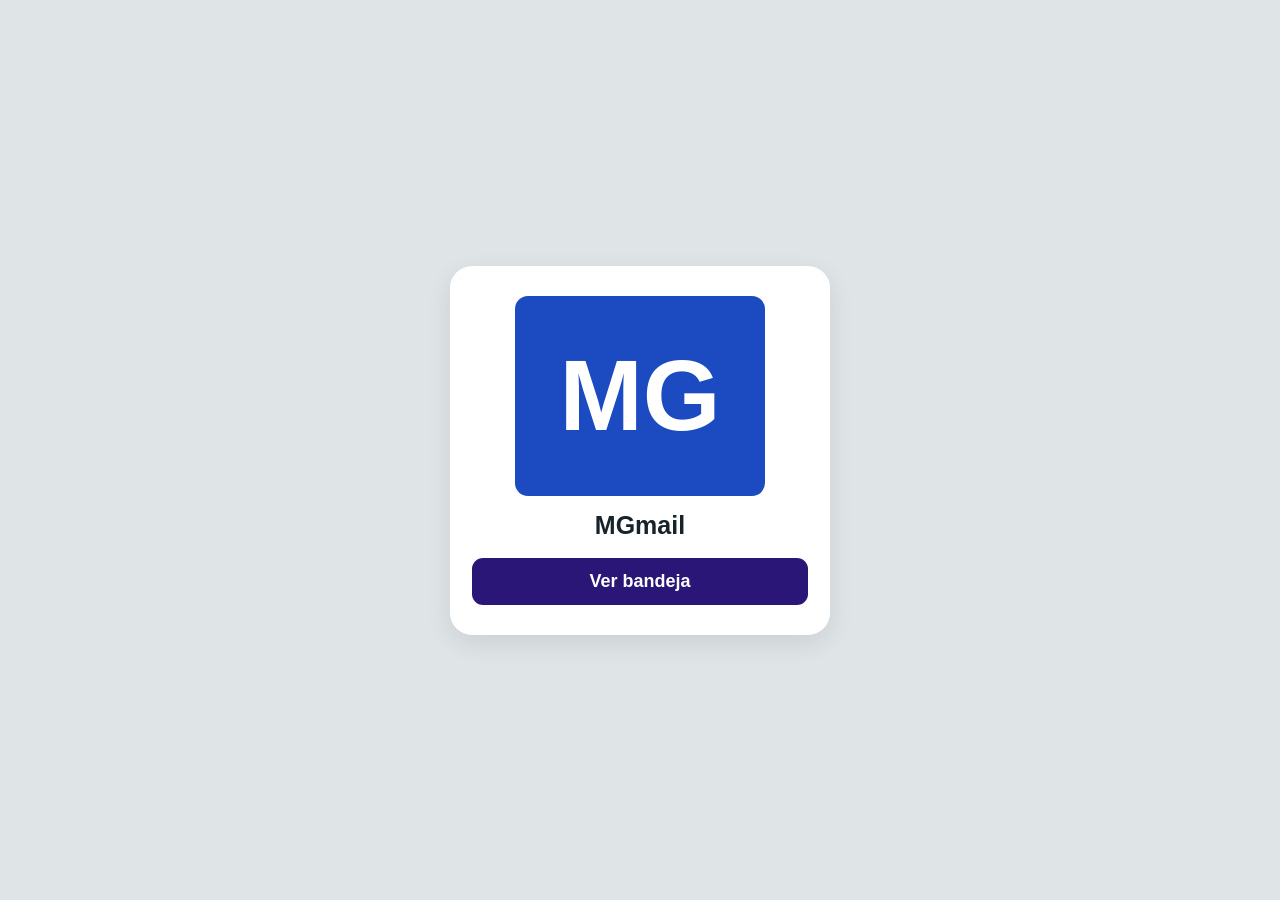
<file: index.html>
<!DOCTYPE html>
<html lang="es">
<head>
  <meta charset="UTF-8">
  <meta name="viewport" content="width=device-width, initial-scale=1.0">
  <title>MGmail - Wireframe</title>
  <link rel="stylesheet" href="css/style.css">
</head>
<body class="start-page">
  <main class="start-card">
    <div class="brand-logo">MG</div>
    <h1 style="font-size: 25px;">MGmail</h1><br>
    <a class="primary-button" href="pages/bandeja.html">Ver bandeja</a>
  </main>
</body>
</html>
</file>
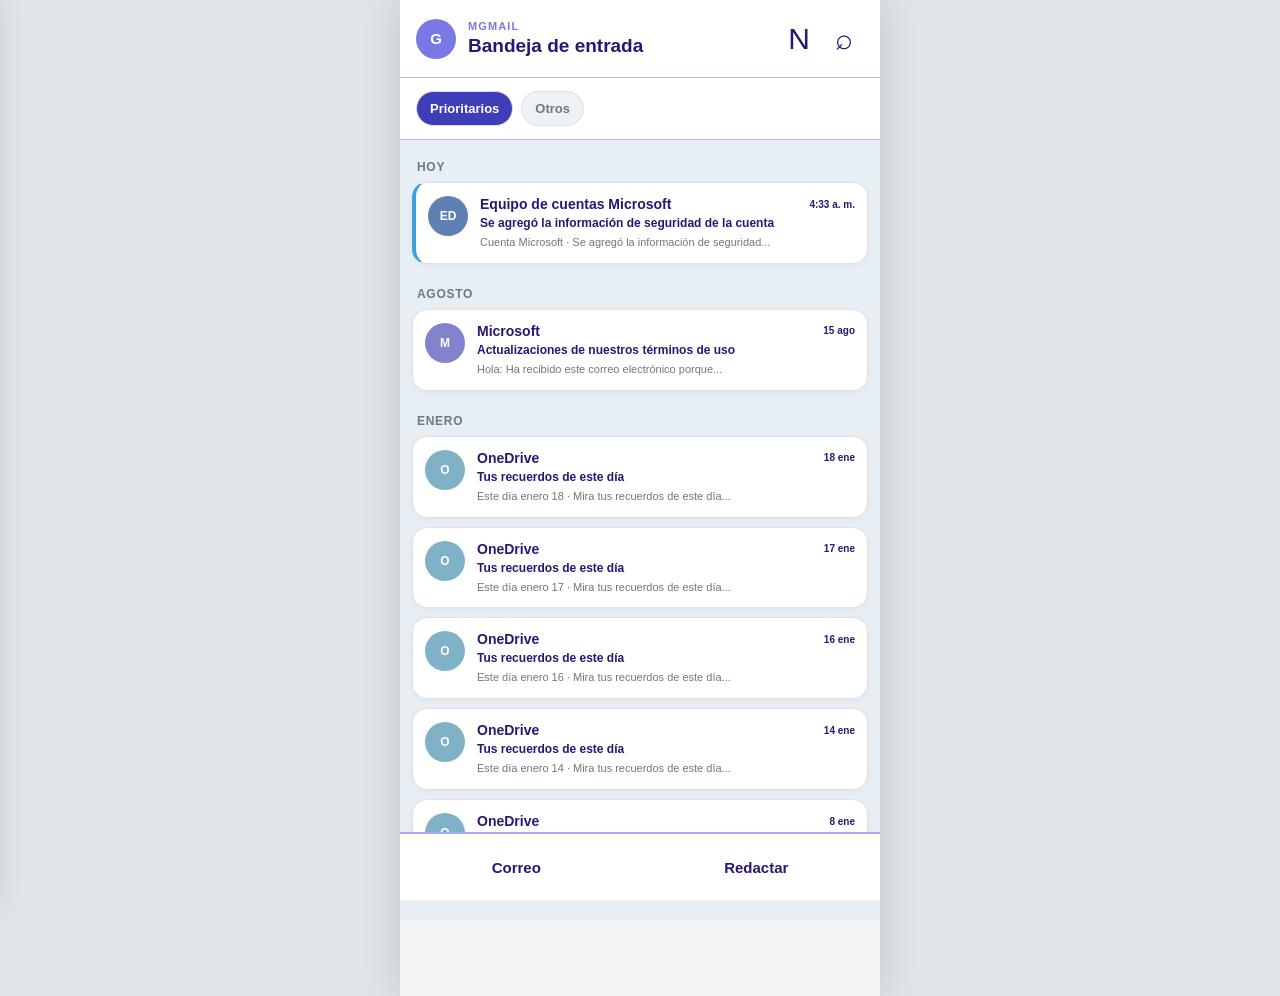
<file: pages/bandeja.html>
<!DOCTYPE html>
<html lang="es">
<head>
  <meta charset="UTF-8">
  <meta name="viewport" content="width=device-width, initial-scale=1.0">
  <title>MGmail - Bandeja de entrada</title>
  <link rel="stylesheet" href="../css/style.css">
</head>
<body>
  <div class="app">
<!-- Milagros del Pilar Eugenio Cobos y Gerardo De la cruz Romero -->
    <header class="topbar">
      <button class="icon-button profile-button" id="openMenu" aria-label="Abrir menú">G</button>

      <div class="top-title">
        <span class="small-brand">MGmail</span>
        <h1>Bandeja de entrada</h1>
      </div>

      <div class="top-actions">
        <button class="icon-button" aria-label="Notificaciones">N</button>
        <button class="icon-button" aria-label="Buscar">⌕</button>
      </div>
    </header>

    <section class="filter-row">
      <button class="filter-chip active">Prioritarios</button>
      <button class="filter-chip">Otros</button>
    </section>

    <main class="mail-list">

      <section class="mail-section">
        <div class="section-title">Hoy</div>

        <article class="mail-card unread">
          <div class="sender-avatar" style="background-color: rgb(96, 128, 179);">ED</div>
          <div class="mail-content">
            <div class="mail-line">
              <strong>Equipo de cuentas Microsoft</strong>
              <time>4:33 a. m.</time>
            </div>
            <div class="mail-subject">Se agregó la información de seguridad de la cuenta</div>
            <p>Cuenta Microsoft · Se agregó la información de seguridad...</p>
          </div>
        </article>
      </section>

      <section class="mail-section">
        <div class="section-title">Agosto</div>

        <article class="mail-card">
          <div class="sender-avatar" style="background-color: rgb(131, 131, 205);">M</div>
          <div class="mail-content">
            <div class="mail-line">
              <strong>Microsoft</strong>
              <time>15 ago</time>
            </div>
            <div class="mail-subject">Actualizaciones de nuestros términos de uso</div>
            <p>Hola: Ha recibido este correo electrónico porque...</p>
          </div>
        </article>
      </section>

      <section class="mail-section">
        <div class="section-title">Enero</div>

        <article class="mail-card">
          <div class="sender-avatar" style="background-color: rgb(128, 178, 199);">O</div>
          <div class="mail-content">
            <div class="mail-line">
              <strong>OneDrive</strong>
              <time>18 ene</time>
            </div>
            <div class="mail-subject">Tus recuerdos de este día</div>
            <p>Este día enero 18 · Mira tus recuerdos de este día...</p>
          </div>
        </article>

        <article class="mail-card">
          <div class="sender-avatar" style="background-color: rgb(128, 178, 199);">O</div>
          <div class="mail-content">
            <div class="mail-line">
              <strong>OneDrive</strong>
              <time>17 ene</time>
            </div>
            <div class="mail-subject">Tus recuerdos de este día</div>
            <p>Este día enero 17 · Mira tus recuerdos de este día...</p>
          </div>
        </article>

        <article class="mail-card">
          <div class="sender-avatar" style="background-color: rgb(128, 178, 199);">O</div>
          <div class="mail-content">
            <div class="mail-line">
              <strong>OneDrive</strong>
              <time>16 ene</time>
            </div>
            <div class="mail-subject">Tus recuerdos de este día</div>
            <p>Este día enero 16 · Mira tus recuerdos de este día...</p>
          </div>
        </article>

        <article class="mail-card">
          <div class="sender-avatar" style="background-color: rgb(128, 178, 199);">O</div>
          <div class="mail-content">
            <div class="mail-line">
              <strong>OneDrive</strong>
              <time>14 ene</time>
            </div>
            <div class="mail-subject">Tus recuerdos de este día</div>
            <p>Este día enero 14 · Mira tus recuerdos de este día...</p>
          </div>
        </article>

        <article class="mail-card">
          <div class="sender-avatar" style="background-color: rgb(128, 178, 199);">O</div>
          <div class="mail-content">
            <div class="mail-line">
              <strong>OneDrive</strong>
              <time>8 ene</time>
            </div>
            <div class="mail-subject">Tus recuerdos de este día</div>
            <p>Este día enero 8 · Mira tus recuerdos de este día...</p>
          </div>
        </article>
      </section>
    </main>


    <nav class="bottom-nav">
      <a class="compose-button" href="bandeja.html"><small>Correo</small></a>
      <a class="compose-button" id="composeButton"><small>Redactar</small></a>
    </nav>

    <div class="toast" id="toast">
      <strong>Aviso visual</strong>
      <span>Esta es una demostración del wireframe.</span>
    </div>

    <div class="drawer-overlay" id="drawerOverlay"></div>

    <aside class="drawer" id="drawer">
      <div class="drawer-header">
        <div class="brand-logo small">MG</div>
        <div>
          <strong>MGmail</strong>
          <span>Gerardo.romero67@outlook.es</span>
        </div>
        <button class="close-button" id="closeMenu">×</button>
      </div>

      <div class="account-list">
        <button class="account active-account"><span class="account-avatar blue">G</span><span class="account-name">Gerardo</span></button>
        <button class="account"><span class="account-avatar purple">R</span><span class="account-name">Milagros</span></button>
        <button class="account"><span class="account-avatar white">M</span><span class="account-name">Mail</span></button>
      </div>

      <a class="drawer-link selected" href="bandeja.html"><span></span> Bandeja de entrada <b>18</b></a>
      <a class="drawer-link" href="#"><span></span> Borradores</a>
      <a class="drawer-link" href="#"><span></span> Archivo</a>
      <a class="drawer-link" href="#"><span></span> Enviado</a>
      <a class="drawer-link" href="#"><span></span> Eliminado</a>
      <a class="drawer-link" href="#"><span></span> Correo no deseado</a>
      <a class="drawer-link" href="#"><span></span> Historial de Conversaciones</a>

    </aside>

    <div class="modal" id="composeModal">
      <div class="modal-card">
        <button class="close-button" id="closeModal">×</button>
        <h2>Correo nuevo</h2>
        <input placeholder="Para">
        <input placeholder="Asunto">
        <textarea placeholder="Escribe tu mensaje..."></textarea>
        <button class="primary-button" id="fakeSend">Enviar</button>
      </div>
    </div>

  </div>

  <script src="../js/app.js"></script>
</body>
</html>
</file>
<file: css/style.css>
* {
  box-sizing: border-box;
  margin: 0;
  padding: 0;
}

:root {
  --bg: #f3f5f7;
  --surface: #ffffff;
  --surface-2: #eef2f4;
  --text: #17232b;
  --muted: #6d7880;
  --border: #dbe1e5;
  --primary: #1c4bc1;
  --primary-dark: #0d504a;
  --accent: #3f9fda;
  --danger: #b84b4b;
  --shadow: 0 8px 25px rgba(23, 35, 43, .10);
}

html,
body {
  min-height: 100%;
  background: #dfe4e7;
  font-family: Arial, Helvetica, sans-serif;
  color: var(--text);
}

body {
  min-height: 100vh;
}

button,
a,
input,
textarea {
  font: inherit;
}

button,
a {
  -webkit-tap-highlight-color: transparent;
}

button {
  border: 0;
  cursor: pointer;
}

a {
  text-decoration: none;
  color: inherit;
}

.app {
  width: 100%;
  max-width: 480px;
  min-height: 100vh;
  margin: 0 auto;
  background: var(--bg);
  position: relative;
  overflow-x: hidden;
  padding-bottom: 76px;
}

.topbar {
  min-height: 78px;
  background: var(--surface);
  display: flex;
  align-items: center;
  gap: 12px;
  padding: 14px 16px;
  border-bottom: 1px solid rgb(181, 181, 255);
  position: sticky;
  top: 0;
  z-index: 20;
}

.top-title {
  flex: 1;
  min-width: 0;
}

.small-brand {
  display: block;
  color: rgb(121, 121, 230);
  font-size: 11px;
  font-weight: 800;
  letter-spacing: 1.1px;
  text-transform: uppercase;
}

.top-title h1 {
  color: #291677;
  font-size: 19px;
  margin-top: 3px;
  white-space: nowrap;
  overflow: hidden;
  text-overflow: ellipsis;
}

.top-actions {
  display: flex;
  gap: 5px;
}

.icon-button {
  width: 40px;
  height: 40px;
  border-radius: 50%;
  background: transparent;
  color: #291677;
  font-size: 30px;
  display: grid;
  place-items: center;
}

.icon-button:active {
  background: var(--surface-2);
}

.profile-button {
  background: rgb(121, 121, 230);
  color: white;
  font-size: 15px;
  font-weight: bold;
}

.filter-row {
  display: flex;
  gap: 8px;
  padding: 13px 16px;
  background: var(--surface);
  border-bottom: 1px solid rgb(181, 181, 255);
}

.filter-chip {
  background: var(--surface-2);
  color: var(--muted);
  border: 1px solid var(--border);
  padding: 9px 13px;
  border-radius: 20px;
  font-size: 13px;
  font-weight: 700;
}

.filter-chip.active {
  background: rgb(62, 62, 185);
  color: white;
  border-color: var(--border);
  box-shadow: .5 3px 5px rgba(23, 35, 43, .04);
}

.filter-right {
  margin-left: auto;
}

.mail-list {
  padding: 6px 12px 30px;
  background-color: #e8eff4;
}

.mail-section {
  margin-bottom: 9px;
}

.section-title {
  color: var(--muted);
  font-size: 12px;
  font-weight: 800;
  letter-spacing: .7px;
  padding: 14px 5px 8px;
  text-transform: uppercase;
}

.mail-card {
  display: flex;
  gap: 12px;
  background: var(--surface);
  border: 1px solid var(--border);
  border-radius: 15px;
  padding: 13px 12px;
  margin-bottom: 9px;
  box-shadow: 0 2px 6px rgba(23, 35, 43, .04);
}

.mail-card.unread {
  border-left: 4px solid var(--accent);
}

.sender-avatar,
.profile-big,
.account-avatar,
.brand-logo {
  flex: 0 0 auto;
  display: grid;
  place-items: center;
  border-radius: 50%;
  font-weight: 800;
}

.sender-avatar {
  width: 40px;
  height: 40px;
  color: white;
  font-size: 12px;
}

.pink {
  background: #bd6a82;
}

.green {
  background: #4c8c76;
}

.mail-content {
  min-width: 0;
  flex: 1;
}

.mail-line {
  display: flex;
  gap: 8px;
  align-items: center;
}

.mail-line strong {
  flex: 1;
  min-width: 0;
  font-size: 14px;
  white-space: nowrap;
  overflow: hidden;
  text-overflow: ellipsis;
  color: #291677;
}

.mail-line time {
  color: #291677;
  font-size: 10px;
  font-weight: 800;
  white-space: nowrap;
}

.mail-subject {
  margin-top: 4px;
  font-size: 12px;
  font-weight: 700;
  white-space: nowrap;
  overflow: hidden;
  text-overflow: ellipsis;
  color: #291677;
}

.mail-content p {
  margin-top: 5px;
  color: var(--muted);
  font-size: 11px;
  line-height: 1.35;
  white-space: nowrap;
  overflow: hidden;
  text-overflow: ellipsis;
}

.compose-button {
  padding: 13px 17px;
  display: flex;
  align-items: center;
  gap: 8px;
  font-weight: 800;
  font-size: 18px;
  cursor: pointer;
  color: #291677;
}
.compose-button:hover{
  border-bottom: 2px solid rgb(125, 125, 225);
}

.compose-button span:first-child {
  font-size: 20px;
}

.bottom-nav {
  position: fixed;
  z-index: 30;
  bottom: 0;
  left: 50%;
  transform: translateX(-50%);
  width: min(480px, 100%);
  height: 68px;
  background: var(--surface);
  border-top: 2px solid rgb(167, 167, 245);
  display: flex;
  justify-content: space-around;
  align-items: center;
}

.nav-item {
  min-width: 65px;
  padding: 5px 4px;
  display: flex;
  flex-direction: column;
  align-items: center;
  gap: 4px;
  color: #849098;
  font-size: 20px;
}

.nav-item span {
  font-size: 20px;
}

.nav-item small {
  font-size: 10px;
  font-weight: 700;
}

.nav-item.active {
  color: var(--primary);
}

.drawer-overlay {
  position: fixed;
  inset: 0;
  z-index: 40;
  background: rgba(13, 27, 32, .45);
  opacity: 0;
  visibility: hidden;
  transition: .2s;
}

.drawer {
  position: fixed;
  z-index: 50;
  top: 0;
  left: 0;
  width: min(355px, 88vw);
  height: 100vh;
  overflow-y: auto;
  background: var(--surface);
  padding: 18px 14px 30px;
  box-shadow: 8px 0 30px rgba(0,0,0,.18);
  transform: translateX(-105%);
  transition: .25s ease;
}

.drawer.open {
  transform: translateX(0);
}

.drawer-overlay.open {
  opacity: 1;
  visibility: visible;
}

.drawer-header {
  display: flex;
  align-items: center;
  gap: 10px;
  padding: 3px 4px 17px;
  border-bottom: 1px solid var(--border);
}

.brand-logo {
  width: 250px;
  height: 200px;
  background: var(--primary);
  color: white;
  border-radius: 13px;
  font-size: 100px;
}

.brand-logo.small {
  width: 40px;
  height: 40px;
  border-radius: 12px;
  font-size: 13px;
}

.drawer-header div:nth-child(2) {
  flex: 1;
  min-width: 0;
}

.drawer-header strong {
  display: block;
  font-size: 15px;
}

.drawer-header span {
  display: block;
  color: var(--muted);
  font-size: 10px;
  margin-top: 3px;
  white-space: nowrap;
  overflow: hidden;
  text-overflow: ellipsis;
}

.close-button {
  width: 34px;
  height: 34px;
  border-radius: 50%;
  background: var(--surface-2);
  color: var(--text);
  font-size: 23px;
}

.account-list {
  display: flex;
  gap: 8px;
  overflow-x: auto;
  padding: 14px 3px;
}
.account-name{
  font-size: 16px;
}

.account {
  min-width: 120px;
  border: 1px solid var(--border);
  background: var(--surface);
  border-radius: 13px;
  padding: 8px;
  display: flex;
  align-items: center;
  gap: 8px;
  color: var(--text);
  text-align: left;
}

.active-account {
  border-color: var(--primary);
  background: #edf7f5;
}

.account-avatar {
  width: 30px;
  height: 30px;
  font-size: 12px;
}

.blue {
  background: #6c8fd0;
  color: white;
}

.purple {
  background: #9874c6;
  color: white;
}

.white {
  background: #eef0f1;
  color: #333;
}

.drawer-link {
  display: flex;
  align-items: center;
  gap: 12px;
  min-height: 47px;
  padding: 8px 11px;
  margin: 3px 0;
  border-radius: 11px;
  color: #526068;
  font-size: 13px;
  font-weight: 700;
}

.drawer-link span {
  width: 22px;
  text-align: center;
  color: #7b888e;
  font-size: 17px;
}

.drawer-link b {
  margin-left: auto;
  background: #291677;
  color: white;
  border-radius: 9px;
  padding: 4px 7px;
  font-size: 10px;
}

.drawer-link.selected {
  background: #dfe2f1;
  color: #291677;
}

.drawer-link.selected span {
  color: var(--primary);
}

.storage-card {
  display: flex;
  gap: 12px;
  align-items: flex-start;
  margin-top: 18px;
  padding: 15px;
  background: #f7f8f8;
  border: 1px solid var(--border);
  border-radius: 15px;
}

.cloud {
  color: #2879a7;
  font-size: 25px;
}

.storage-card > div:last-child {
  flex: 1;
}

.storage-card strong {
  display: block;
  font-size: 12px;
  line-height: 1.25;
}

.storage-bar {
  height: 6px;
  margin: 10px 0 6px;
  border-radius: 10px;
  background: #dfe4e7;
  overflow: hidden;
}

.storage-bar i {
  display: block;
  width: 96%;
  height: 100%;
  background: var(--accent);
}

.storage-card small {
  color: var(--muted);
  font-size: 10px;
}

.storage-card button {
  display: block;
  margin-top: 10px;
  padding: 8px 10px;
  color: var(--primary);
  background: transparent;
  border: 1px solid var(--primary);
  border-radius: 8px;
  font-size: 10px;
  font-weight: 800;
}

.toast {
  position: fixed;
  z-index: 60;
  left: 50%;
  bottom: 83px;
  width: min(360px, calc(100% - 32px));
  transform: translate(-50%, 30px);
  opacity: 0;
  pointer-events: none;
  background: #17232b;
  color: white;
  padding: 12px 14px;
  border-radius: 12px;
  box-shadow: var(--shadow);
  transition: .25s;
}

.toast.show {
  opacity: 1;
  transform: translate(-50%, 0);
}

.toast strong,
.toast span {
  display: block;
}

.toast strong {
  font-size: 12px;
}

.toast span {
  margin-top: 3px;
  color: #c8d0d4;
  font-size: 10px;
}

.modal {
  position: fixed;
  inset: 0;
  z-index: 70;
  background: rgba(13, 27, 32, .55);
  display: none;
  place-items: end center;
  padding: 15px;
}

.modal.show {
  display: grid;
}

.modal-card {
  width: min(450px, 100%);
  background: var(--surface);
  border-radius: 22px;
  padding: 20px;
  box-shadow: var(--shadow);
}

.modal-card h2 {
  margin-bottom: 15px;
  color: #291677;
}

.modal-card input,
.modal-card textarea {
  width: 100%;
  border: 1px solid var(--border);
  border-radius: 10px;
  padding: 12px;
  margin-bottom: 9px;
  background: #e7edf2;
  outline: none;
}

.modal-card textarea {
  min-height: 120px;
  resize: none;
}

.primary-button,
.secondary-button {
  display: block;
  width: 100%;
  text-align: center;
  padding: 13px;
  border-radius: 11px;
  font-weight: 800;
}

.primary-button {
  background: #291677;
  color: white;
  font-size: 18px;
}

.secondary-button {
  background: var(--surface-2);
  color: var(--text);
  margin-top: 9px;
}

.start-page {
  display: grid;
  place-items: center;
  padding: 20px;
}

.start-card {
  width: min(380px, 100%);
  background: var(--surface);
  padding: 30px 22px;
  border-radius: 22px;
  box-shadow: var(--shadow);
  text-align: center;
}

.start-card .brand-logo {
  margin: 0 auto 15px;
}

.start-card h1 {
  font-size: 30px;
}

.start-card p {
  color: var(--muted);
  margin: 6px 0 25px;
}

.menu-content {
  padding: 15px 13px 30px;
}

.profile-card {
  background: var(--surface);
  border: 1px solid var(--border);
  border-radius: 18px;
  padding: 17px;
  display: flex;
  align-items: center;
  gap: 13px;
  box-shadow: 0 2px 6px rgba(23, 35, 43, .04);
}

.profile-big {
  width: 55px;
  height: 55px;
  background: var(--primary);
  color: white;
  font-size: 20px;
}

.profile-card h2 {
  font-size: 17px;
  margin-top: 3px;
}

.profile-card p {
  color: var(--muted);
  font-size: 10px;
  margin-top: 3px;
}

.edit-button {
  margin-left: auto;
  background: transparent;
  color: var(--muted);
  font-size: 18px;
}

.menu-heading {
  font-size: 12px;
  color: var(--muted);
  text-transform: uppercase;
  letter-spacing: .8px;
  margin: 20px 5px 8px;
}

.menu-card {
  background: var(--surface);
  border: 1px solid var(--border);
  border-radius: 16px;
  padding: 7px;
}

.accounts-card {
  display: grid;
  gap: 7px;
}

.accounts-card .account {
  width: 100%;
  min-width: 0;
}

.accounts-card .account b {
  margin-left: auto;
  color: var(--primary);
}

.add-account {
  padding: 12px;
  border-radius: 10px;
  background: var(--surface-2);
  color: var(--primary);
  font-weight: 800;
  text-align: left;
}

.add-account small {
  display: block;
  color: var(--muted);
  margin-top: 3px;
  font-weight: normal;
}

.full-storage {
  margin-top: 16px;
}

.settings-card {
  margin-top: 16px;
  display: grid;
  gap: 1px;
  background: var(--surface);
  border: 1px solid var(--border);
  border-radius: 15px;
  overflow: hidden;
}

.settings-card a {
  padding: 14px;
  font-size: 13px;
  font-weight: 700;
  border-bottom: 1px solid var(--border);
}

.settings-card a:last-child {
  border-bottom: 0;
}

@media (min-width: 481px) {
  .app {
    box-shadow: 0 0 35px rgba(23, 35, 43, .15);
  }
}

@media (max-width: 350px) {
  .mail-card {
    padding: 11px 9px;
  }

  .sender-avatar {
    width: 35px;
    height: 35px;
  }

  .mail-line strong {
    font-size: 12px;
  }

  .compose-button {
    padding: 11px 13px;
  }
}
</file>
